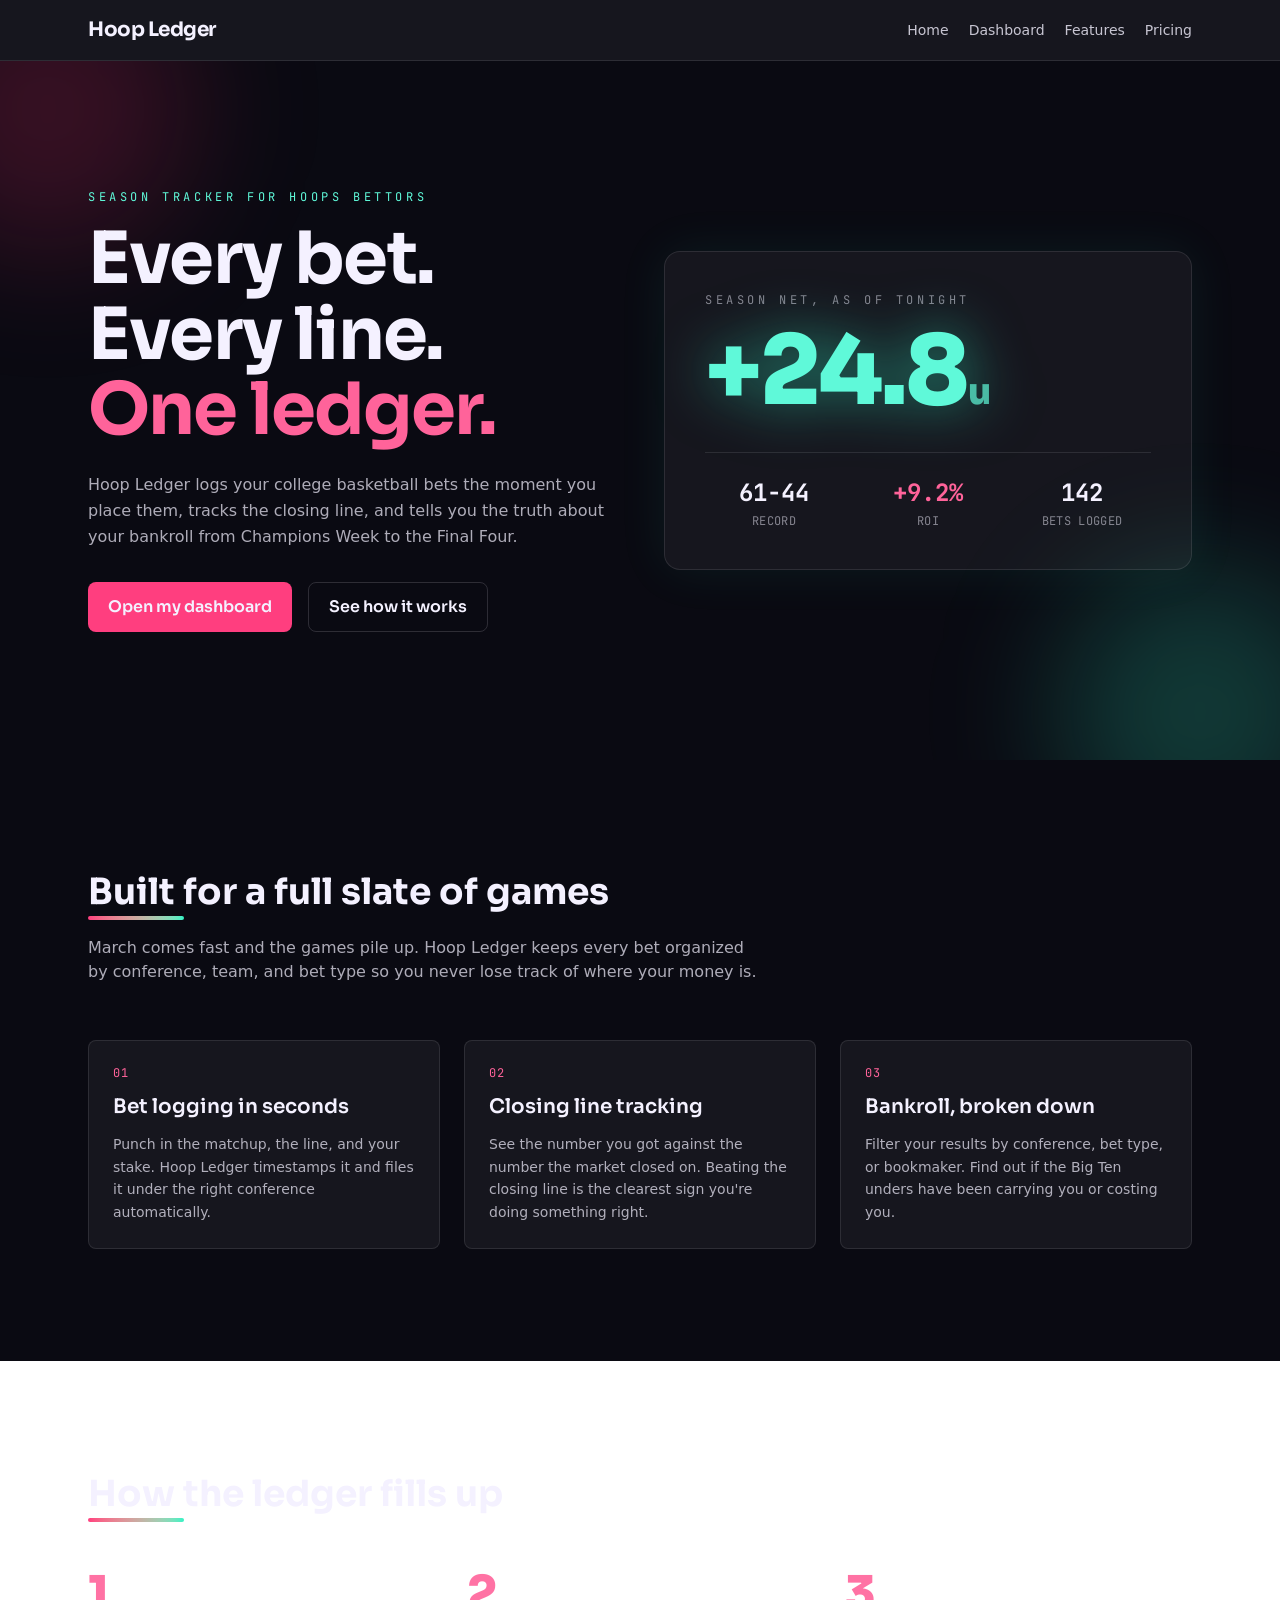
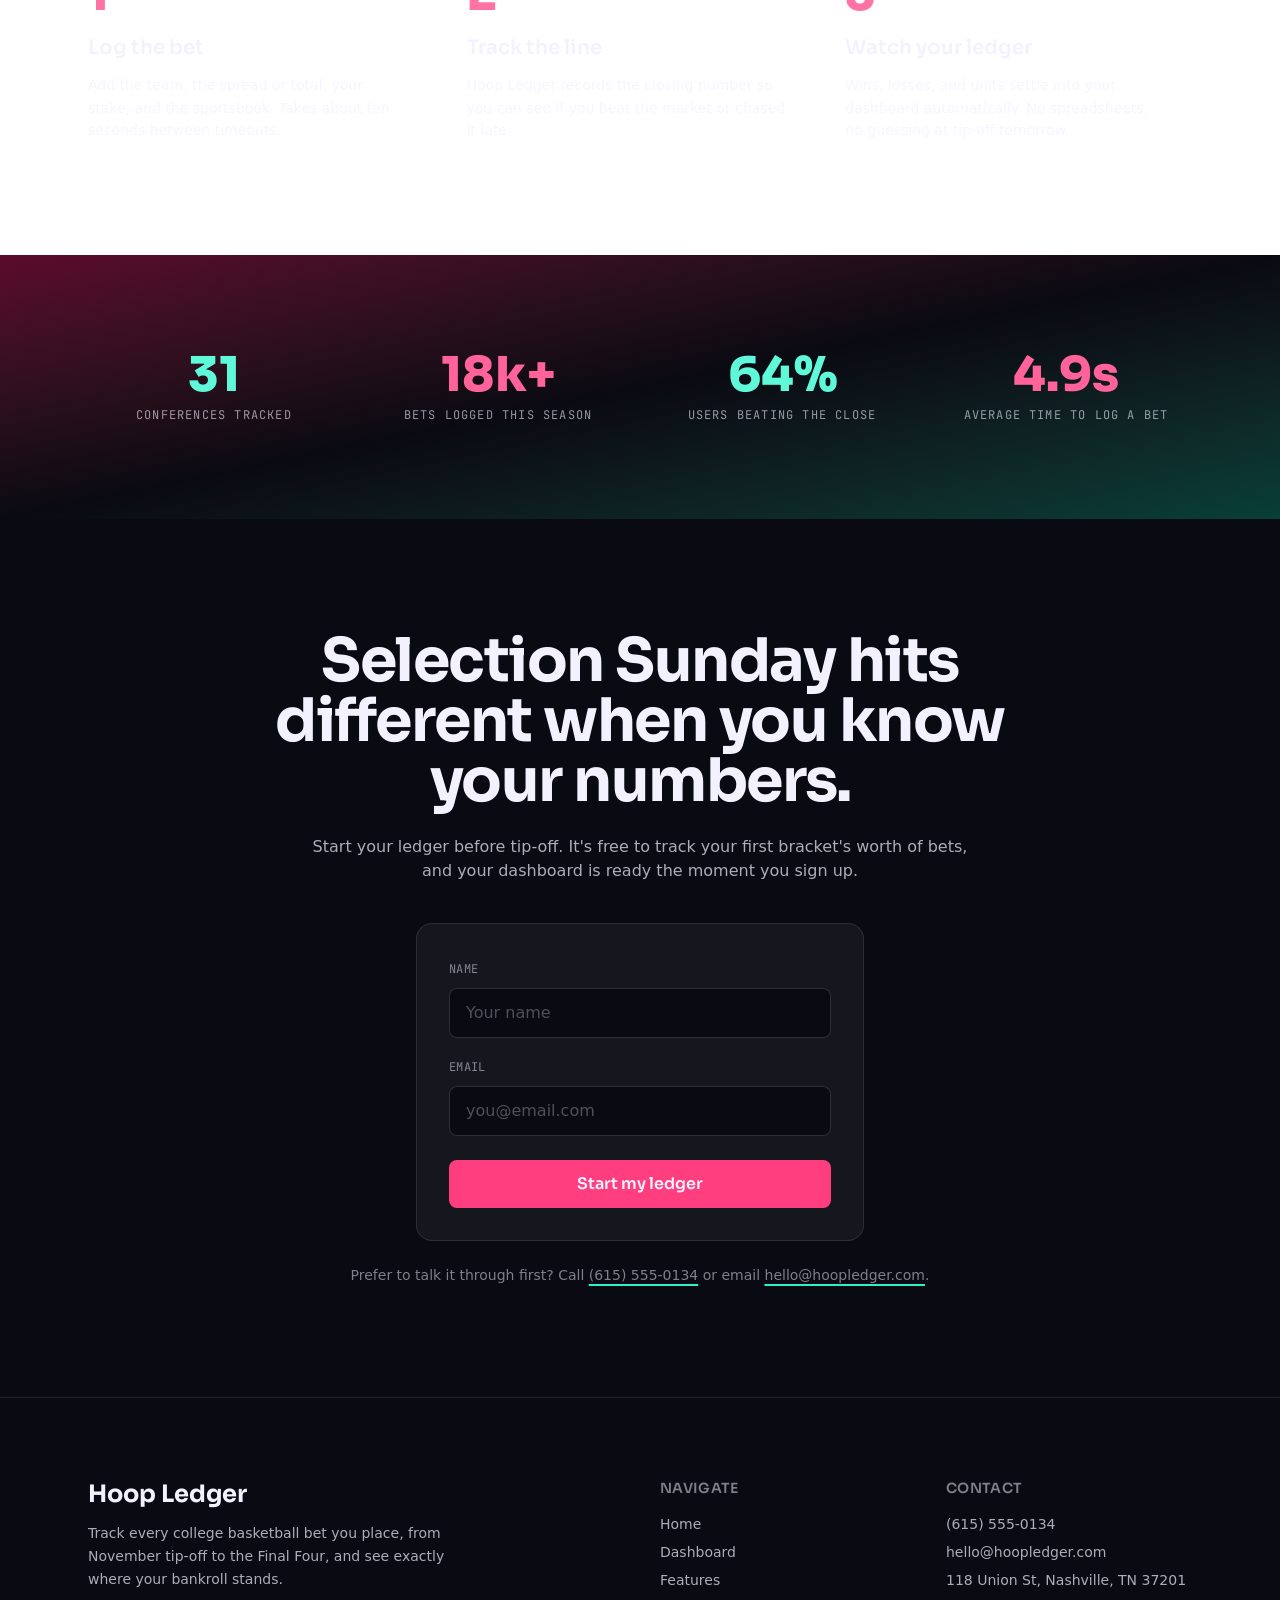
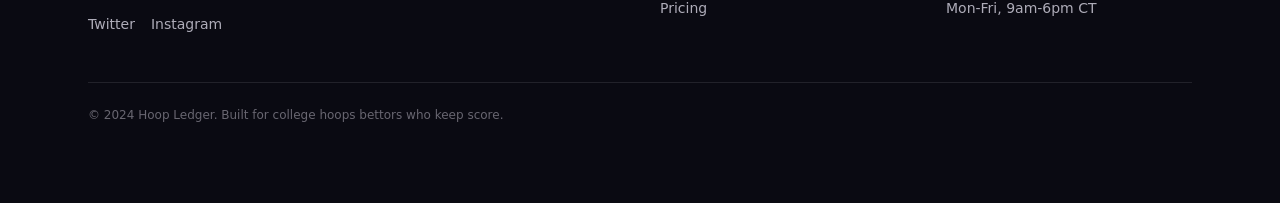
<file: index.html>
<!DOCTYPE html>
<html lang="en">
<head>
<meta charset="utf-8">
<meta name="viewport" content="width=device-width, initial-scale=1">
<title>Hoop Ledger — Track Your College Basketball Bets</title>
<meta name="description" content="Hoop Ledger is the scoreboard for your college basketball bankroll. Log every bet, track the lines you beat, and watch your units add up all season long.">
<link rel="canonical" href="https://hoop-ledger-0cc0.sites.tibly.ai/">
<meta property="og:type" content="website">
<meta property="og:url" content="https://hoop-ledger-0cc0.sites.tibly.ai/">
<meta property="og:site_name" content="Hoop Ledger">
<meta property="og:title" content="Hoop Ledger — Track Your College Basketball Bets">
<meta property="og:description" content="Hoop Ledger is the scoreboard for your college basketball bankroll. Log every bet, track the lines you beat, and watch your units add up all season long.">
<meta name="twitter:card" content="summary_large_image">
<link rel="icon" href="/favicon.svg" type="image/svg+xml">
<link rel="preconnect" href="https://fonts.googleapis.com">
<link rel="preconnect" href="https://fonts.gstatic.com" crossorigin>
<link href="https://fonts.googleapis.com/css2?family=Sora:wght@400;600;700;800&family=JetBrains+Mono:wght@400;500;600&display=swap" rel="stylesheet">
<link rel="stylesheet" href="/styles.css?v=fb4b5cd2">
</head>
<body>
<!-- block:header -->
<header class="sticky top-0 z-50 border-b border-ink/10 bg-surface/95 backdrop-blur">
  <div class="mx-auto flex max-w-6xl flex-wrap items-center justify-between gap-4 px-4 py-4 sm:px-6">
    <a href="/" class="font-display text-xl font-bold tracking-tight text-ink transition hover:text-accent-300">
      <span data-tibly-field="business-name">Hoop Ledger</span>
    </a>
    <nav class="flex flex-wrap items-center gap-x-5 gap-y-2 text-sm font-medium">
      <a href="/" class="text-ink/80 decoration-accent-400 decoration-2 underline-offset-4 transition hover:text-ink hover:underline">Home</a>
      <a href="/dashboard" class="text-ink/80 decoration-accent-400 decoration-2 underline-offset-4 transition hover:text-ink hover:underline">Dashboard</a>
      <a href="/features" class="text-ink/80 decoration-accent-400 decoration-2 underline-offset-4 transition hover:text-ink hover:underline">Features</a>
      <a href="/pricing" class="text-ink/80 decoration-accent-400 decoration-2 underline-offset-4 transition hover:text-ink hover:underline">Pricing</a>
    </nav>
  </div>
</header>
<!-- /block:header -->
<!-- block:split-hero -->
<section class="relative overflow-hidden bg-surface" data-block="split-hero">
  <div class="absolute -top-24 -left-24 h-72 w-72 rounded-full bg-brand-600/20 blur-3xl"></div>
  <div class="absolute -bottom-24 -right-16 h-72 w-72 rounded-full bg-accent-400/20 blur-3xl"></div>
  <div class="relative mx-auto grid max-w-6xl grid-cols-1 items-center gap-12 px-4 py-20 sm:px-6 md:grid-cols-2 md:py-32">
    <div>
      <p class="font-body text-xs uppercase tracking-[0.3em] text-accent-300">Season tracker for hoops bettors</p>
      <h1 class="mt-4 font-display text-4xl font-bold leading-[1.05] tracking-tight text-ink md:text-7xl">
        Every bet.<br class="hidden md:block"> Every line.<br class="hidden md:block">
        <span class="text-brand-400">One ledger.</span>
      </h1>
      <p class="mt-6 max-w-prose text-base leading-relaxed text-ink/70">
        <span data-tibly-field="business-name">Hoop Ledger</span> logs your college basketball bets the moment you place them, tracks the closing line, and tells you the truth about your bankroll from Champions Week to the Final Four.
      </p>
      <div class="mt-8 flex flex-wrap gap-4">
        <a href="/dashboard" class="btn">Open my dashboard</a>
        <a href="/features" class="btn-secondary">See how it works</a>
      </div>
    </div>
    <div class="relative">
      <div class="rounded-lg border border-ink/10 bg-ink/5 p-6 shadow-[0_0_50px_rgba(46,242,197,0.08)] sm:p-10">
        <p class="font-body text-xs uppercase tracking-[0.3em] text-ink/50">Season net, as of tonight</p>
        <p class="mt-4 font-display text-6xl font-black leading-none tracking-tight text-accent-300 drop-shadow-[0_0_28px_rgba(46,242,197,0.55)] sm:text-8xl">
          +24.8<span class="text-3xl text-accent-300/70 sm:text-4xl">u</span>
        </p>
        <div class="mt-8 grid grid-cols-3 gap-4 border-t border-ink/10 pt-6 text-center font-body">
          <div>
            <p class="text-2xl font-bold text-ink">61-44</p>
            <p class="mt-1 text-xs uppercase tracking-wide text-ink/50">Record</p>
          </div>
          <div>
            <p class="text-2xl font-bold text-brand-400">+9.2%</p>
            <p class="mt-1 text-xs uppercase tracking-wide text-ink/50">ROI</p>
          </div>
          <div>
            <p class="text-2xl font-bold text-ink">142</p>
            <p class="mt-1 text-xs uppercase tracking-wide text-ink/50">Bets logged</p>
          </div>
        </div>
      </div>
    </div>
  </div>
</section>
<!-- /block:split-hero -->
<!-- block:feature-grid -->
<section class="bg-surface py-20 md:py-28" data-block="feature-grid">
  <div class="mx-auto max-w-6xl px-4 sm:px-6">
    <div class="max-w-2xl">
      <h2 class="relative inline-block font-display text-3xl font-bold text-ink md:text-4xl">
        Built for a full slate of games
        <span class="absolute -bottom-2 left-0 h-1 w-24 rounded-full bg-gradient-to-r from-brand-500 to-accent-400"></span>
      </h2>
      <p class="mt-6 text-ink/70">
        March comes fast and the games pile up. Hoop Ledger keeps every bet organized by conference, team, and bet type so you never lose track of where your money is.
      </p>
    </div>
    <div class="mt-14 grid grid-cols-1 gap-6 md:grid-cols-3">
      <div class="card transition duration-200 hover:border-accent-400/40 hover:bg-ink/10">
        <p class="font-body text-xs uppercase tracking-widest text-brand-400">01</p>
        <h3 class="mt-3 font-display text-xl font-semibold text-ink">Bet logging in seconds</h3>
        <p class="mt-3 text-sm leading-relaxed text-ink/70">Punch in the matchup, the line, and your stake. Hoop Ledger timestamps it and files it under the right conference automatically.</p>
      </div>
      <div class="card transition duration-200 hover:border-accent-400/40 hover:bg-ink/10">
        <p class="font-body text-xs uppercase tracking-widest text-brand-400">02</p>
        <h3 class="mt-3 font-display text-xl font-semibold text-ink">Closing line tracking</h3>
        <p class="mt-3 text-sm leading-relaxed text-ink/70">See the number you got against the number the market closed on. Beating the closing line is the clearest sign you're doing something right.</p>
      </div>
      <div class="card transition duration-200 hover:border-accent-400/40 hover:bg-ink/10">
        <p class="font-body text-xs uppercase tracking-widest text-brand-400">03</p>
        <h3 class="mt-3 font-display text-xl font-semibold text-ink">Bankroll, broken down</h3>
        <p class="mt-3 text-sm leading-relaxed text-ink/70">Filter your results by conference, bet type, or bookmaker. Find out if the Big Ten unders have been carrying you or costing you.</p>
      </div>
    </div>
  </div>
</section>
<!-- /block:feature-grid -->
<!-- block:how-it-works -->
<section class="border-y border-ink/10 bg-ink/5 py-20 md:py-28" data-block="how-it-works">
  <div class="mx-auto max-w-6xl px-4 sm:px-6">
    <h2 class="relative inline-block font-display text-3xl font-bold text-ink md:text-4xl">
      How the ledger fills up
      <span class="absolute -bottom-2 left-0 h-1 w-24 rounded-full bg-gradient-to-r from-brand-500 to-accent-400"></span>
    </h2>
    <div class="mt-14 grid grid-cols-1 gap-10 md:grid-cols-3 md:gap-8">
      <div class="relative pl-6 md:pl-0">
        <p class="font-display text-5xl font-black text-brand-400/90">1</p>
        <h3 class="mt-4 font-display text-xl font-semibold text-ink">Log the bet</h3>
        <p class="mt-3 max-w-xs text-sm leading-relaxed text-ink/80">Add the team, the spread or total, your stake, and the sportsbook. Takes about ten seconds between timeouts.</p>
      </div>
      <div class="relative pl-6 md:pl-0">
        <p class="font-display text-5xl font-black text-brand-400/90">2</p>
        <h3 class="mt-4 font-display text-xl font-semibold text-ink">Track the line</h3>
        <p class="mt-3 max-w-xs text-sm leading-relaxed text-ink/80">Hoop Ledger records the closing number so you can see if you beat the market or chased it late.</p>
      </div>
      <div class="relative pl-6 md:pl-0">
        <p class="font-display text-5xl font-black text-brand-400/90">3</p>
        <h3 class="mt-4 font-display text-xl font-semibold text-ink">Watch your ledger</h3>
        <p class="mt-3 max-w-xs text-sm leading-relaxed text-ink/80">Wins, losses, and units settle into your dashboard automatically. No spreadsheets, no guessing at tip-off tomorrow.</p>
      </div>
    </div>
  </div>
</section>
<!-- /block:how-it-works -->
<!-- block:metric-band -->
<section class="bg-gradient-to-br from-brand-900 via-surface to-accent-900 py-20 md:py-24" data-block="metric-band">
  <div class="mx-auto max-w-6xl px-4 sm:px-6">
    <div class="grid grid-cols-2 gap-8 text-center md:grid-cols-4">
      <div>
        <p class="font-display text-4xl font-black text-accent-300 md:text-5xl">31</p>
        <p class="mt-2 font-body text-xs uppercase tracking-widest text-ink/60">Conferences tracked</p>
      </div>
      <div>
        <p class="font-display text-4xl font-black text-brand-400 md:text-5xl">18k+</p>
        <p class="mt-2 font-body text-xs uppercase tracking-widest text-ink/60">Bets logged this season</p>
      </div>
      <div>
        <p class="font-display text-4xl font-black text-accent-300 md:text-5xl">64%</p>
        <p class="mt-2 font-body text-xs uppercase tracking-widest text-ink/60">Users beating the close</p>
      </div>
      <div>
        <p class="font-display text-4xl font-black text-brand-400 md:text-5xl">4.9s</p>
        <p class="mt-2 font-body text-xs uppercase tracking-widest text-ink/60">Average time to log a bet</p>
      </div>
    </div>
  </div>
</section>
<!-- /block:metric-band -->
<!-- block:cta-banner -->
<section class="bg-surface py-20 md:py-28" data-block="cta-banner">
  <div class="mx-auto max-w-4xl px-4 text-center sm:px-6">
    <h2 class="font-display text-4xl font-bold tracking-tight text-ink md:text-6xl">
      Selection Sunday hits different when you know your numbers.
    </h2>
    <p class="mx-auto mt-6 max-w-prose text-ink/70">
      Start your ledger before tip-off. It's free to track your first bracket's worth of bets, and your dashboard is ready the moment you sign up.
    </p>
    <div class="mx-auto mt-10 max-w-md rounded-lg border border-ink/10 bg-ink/5 p-6 text-left sm:p-8">
      <form method="POST" action="https://api.tibly.ai/api/public/site-forms" class="flex flex-col gap-4">
        <input type="hidden" name="_page" value="/index">
        <input type="text" name="_gotcha" class="hidden" tabindex="-1" autocomplete="off" aria-hidden="true">
        <div>
          <label for="cta-name" class="font-body text-xs uppercase tracking-wide text-ink/50">Name</label>
          <input id="cta-name" name="name" type="text" required class="mt-2 w-full rounded-md border border-ink/15 bg-surface px-4 py-3 text-ink placeholder:text-ink/30 focus:border-accent-400 focus:outline-none" placeholder="Your name">
        </div>
        <div>
          <label for="cta-email" class="font-body text-xs uppercase tracking-wide text-ink/50">Email</label>
          <input id="cta-email" name="email" type="email" required class="mt-2 w-full rounded-md border border-ink/15 bg-surface px-4 py-3 text-ink placeholder:text-ink/30 focus:border-accent-400 focus:outline-none" placeholder="you@email.com">
        </div>
        <button type="submit" class="btn mt-2 w-full">Start my ledger</button>
      </form>
    </div>
    <p class="mt-6 text-sm text-ink/50">
      Prefer to talk it through first? Call <a href="tel:+16155550134" data-tibly-field="phone" class="underline decoration-accent-400 decoration-2 underline-offset-4 transition hover:text-accent-300">(615) 555-0134</a> or email <a href="mailto:hello@hoopledger.com" data-tibly-field="email" class="underline decoration-accent-400 decoration-2 underline-offset-4 transition hover:text-accent-300">hello@hoopledger.com</a>.
    </p>
  </div>
</section>
<!-- /block:cta-banner -->
<!-- block:footer -->
<footer class="border-t border-ink/10 bg-surface">
  <div class="mx-auto max-w-6xl px-4 py-14 sm:px-6 lg:py-20">
    <div class="grid grid-cols-1 gap-10 md:grid-cols-4">
      <div class="md:col-span-2">
        <p class="font-display text-2xl font-bold text-ink">
          <span data-tibly-field="business-name">Hoop Ledger</span>
        </p>
        <p class="mt-3 max-w-sm text-sm leading-relaxed text-ink/70">
          Track every college basketball bet you place, from November tip-off to the Final Four, and see exactly where your bankroll stands.
        </p>
        <div data-tibly-field="links" class="mt-6 flex flex-wrap gap-4">
          <a href="https://twitter.com" class="text-sm text-ink/70 transition hover:text-accent-300">Twitter</a>
          <a href="https://instagram.com" class="text-sm text-ink/70 transition hover:text-accent-300">Instagram</a>
        </div>
      </div>
      <div>
        <p class="font-display text-sm font-semibold uppercase tracking-wide text-ink/50">Navigate</p>
        <nav class="mt-4 flex flex-col gap-2 text-sm">
          <a href="/" class="text-ink/70 transition hover:text-accent-300">Home</a>
          <a href="/dashboard" class="text-ink/70 transition hover:text-accent-300">Dashboard</a>
          <a href="/features" class="text-ink/70 transition hover:text-accent-300">Features</a>
          <a href="/pricing" class="text-ink/70 transition hover:text-accent-300">Pricing</a>
        </nav>
      </div>
      <div>
        <p class="font-display text-sm font-semibold uppercase tracking-wide text-ink/50">Contact</p>
        <ul class="mt-4 space-y-2 text-sm text-ink/70">
          <li>
            <a href="tel:+16155550134" data-tibly-field="phone" class="transition hover:text-accent-300">(615) 555-0134</a>
          </li>
          <li>
            <a href="mailto:hello@hoopledger.com" data-tibly-field="email" class="transition hover:text-accent-300">hello@hoopledger.com</a>
          </li>
          <li><span data-tibly-field="address">118 Union St, Nashville, TN 37201</span></li>
          <li><span data-tibly-field="hours">Mon-Fri, 9am-6pm CT</span></li>
        </ul>
      </div>
    </div>
    <div class="mt-12 border-t border-ink/10 pt-6 text-xs text-ink/40">
      <p>&copy; 2024 <span data-tibly-field="business-name">Hoop Ledger</span>. Built for college hoops bettors who keep score.</p>
    </div>
  </div>
</footer>
<!-- /block:footer -->
  <script async src="https://api.tibly.ai/widget/v1.js"></script>
</body>
</html>
</file>
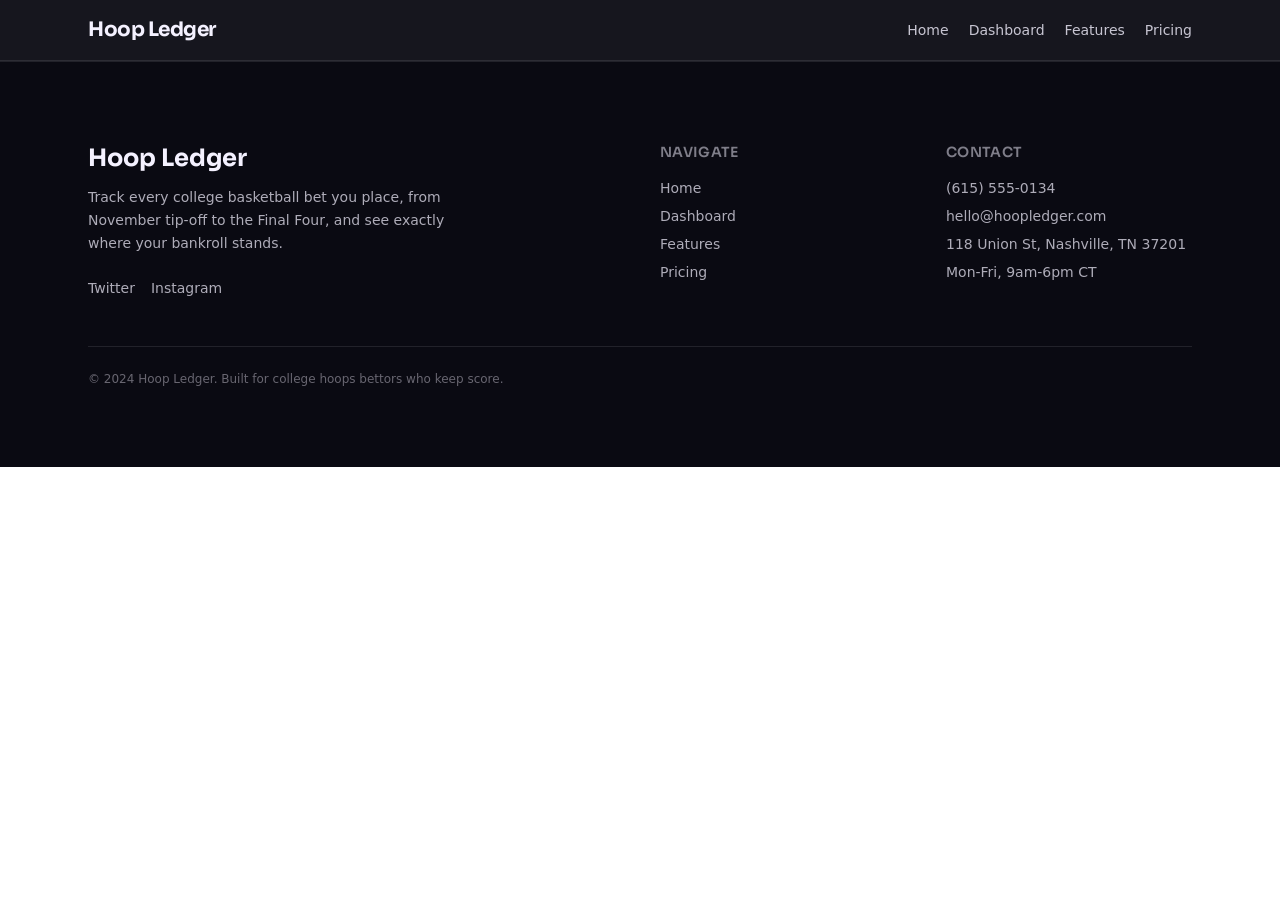
<file: dashboard.html>
<!DOCTYPE html>
<html lang="en">
<head>
<meta charset="utf-8">
<meta name="viewport" content="width=device-width, initial-scale=1">
<title>Dashboard — Hoop Ledger</title>
<meta name="description" content="A signed-in view where the visitor logs new college basketball bets, sees running win/loss record, units, and ROI, and reviews past wagers by team or bet t">
<link rel="canonical" href="https://hoop-ledger-0cc0.sites.tibly.ai/dashboard">
<meta property="og:type" content="website">
<meta property="og:url" content="https://hoop-ledger-0cc0.sites.tibly.ai/dashboard">
<meta property="og:site_name" content="Hoop Ledger">
<meta property="og:title" content="Dashboard — Hoop Ledger">
<meta property="og:description" content="A signed-in view where the visitor logs new college basketball bets, sees running win/loss record, units, and ROI, and reviews past wagers by team or bet t">
<meta name="twitter:card" content="summary_large_image">
<link rel="icon" href="/favicon.svg" type="image/svg+xml">
<link rel="preconnect" href="https://fonts.googleapis.com">
<link rel="preconnect" href="https://fonts.gstatic.com" crossorigin>
<link href="https://fonts.googleapis.com/css2?family=Sora:wght@400;600;700;800&family=JetBrains+Mono:wght@400;500;600&display=swap" rel="stylesheet">
<link rel="stylesheet" href="/styles.css?v=ee32c991">
</head>
<body>
<!-- block:header -->
<header class="sticky top-0 z-50 border-b border-ink/10 bg-surface/95 backdrop-blur">
  <div class="mx-auto flex max-w-6xl flex-wrap items-center justify-between gap-4 px-4 py-4 sm:px-6">
    <a href="/" class="font-display text-xl font-bold tracking-tight text-ink transition hover:text-accent-300">
      <span data-tibly-field="business-name">Hoop Ledger</span>
    </a>
    <nav class="flex flex-wrap items-center gap-x-5 gap-y-2 text-sm font-medium">
      <a href="/" class="text-ink/80 decoration-accent-400 decoration-2 underline-offset-4 transition hover:text-ink hover:underline">Home</a>
      <a href="/dashboard" class="text-ink/80 decoration-accent-400 decoration-2 underline-offset-4 transition hover:text-ink hover:underline">Dashboard</a>
      <a href="/features" class="text-ink/80 decoration-accent-400 decoration-2 underline-offset-4 transition hover:text-ink hover:underline">Features</a>
      <a href="/pricing" class="text-ink/80 decoration-accent-400 decoration-2 underline-offset-4 transition hover:text-ink hover:underline">Pricing</a>
    </nav>
  </div>
</header>
<!-- /block:header -->
<!-- block:app -->
<script type="importmap">
{"imports":{
"react":"https://esm.sh/react@18.3.1",
"react/jsx-runtime":"https://esm.sh/react@18.3.1/jsx-runtime",
"react-dom/client":"https://esm.sh/react-dom@18.3.1/client",
"@neondatabase/auth":"https://esm.sh/@neondatabase/auth",
"@neondatabase/postgrest-js":"https://esm.sh/@neondatabase/postgrest-js"
}}
</script>
<section class="section app-section" data-block="app">
  <div id="tibly-app-root"></div>
</section>
<script type="module" src="/assets/dashboard.js"></script>
<!-- /block:app -->
<!-- block:footer -->
<footer class="border-t border-ink/10 bg-surface">
  <div class="mx-auto max-w-6xl px-4 py-14 sm:px-6 lg:py-20">
    <div class="grid grid-cols-1 gap-10 md:grid-cols-4">
      <div class="md:col-span-2">
        <p class="font-display text-2xl font-bold text-ink">
          <span data-tibly-field="business-name">Hoop Ledger</span>
        </p>
        <p class="mt-3 max-w-sm text-sm leading-relaxed text-ink/70">
          Track every college basketball bet you place, from November tip-off to the Final Four, and see exactly where your bankroll stands.
        </p>
        <div data-tibly-field="links" class="mt-6 flex flex-wrap gap-4">
          <a href="https://twitter.com" class="text-sm text-ink/70 transition hover:text-accent-300">Twitter</a>
          <a href="https://instagram.com" class="text-sm text-ink/70 transition hover:text-accent-300">Instagram</a>
        </div>
      </div>
      <div>
        <p class="font-display text-sm font-semibold uppercase tracking-wide text-ink/50">Navigate</p>
        <nav class="mt-4 flex flex-col gap-2 text-sm">
          <a href="/" class="text-ink/70 transition hover:text-accent-300">Home</a>
          <a href="/dashboard" class="text-ink/70 transition hover:text-accent-300">Dashboard</a>
          <a href="/features" class="text-ink/70 transition hover:text-accent-300">Features</a>
          <a href="/pricing" class="text-ink/70 transition hover:text-accent-300">Pricing</a>
        </nav>
      </div>
      <div>
        <p class="font-display text-sm font-semibold uppercase tracking-wide text-ink/50">Contact</p>
        <ul class="mt-4 space-y-2 text-sm text-ink/70">
          <li>
            <a href="tel:+16155550134" data-tibly-field="phone" class="transition hover:text-accent-300">(615) 555-0134</a>
          </li>
          <li>
            <a href="mailto:hello@hoopledger.com" data-tibly-field="email" class="transition hover:text-accent-300">hello@hoopledger.com</a>
          </li>
          <li><span data-tibly-field="address">118 Union St, Nashville, TN 37201</span></li>
          <li><span data-tibly-field="hours">Mon-Fri, 9am-6pm CT</span></li>
        </ul>
      </div>
    </div>
    <div class="mt-12 border-t border-ink/10 pt-6 text-xs text-ink/40">
      <p>&copy; 2024 <span data-tibly-field="business-name">Hoop Ledger</span>. Built for college hoops bettors who keep score.</p>
    </div>
  </div>
</footer>
<!-- /block:footer -->
  <script async src="https://api.tibly.ai/widget/v1.js"></script>
</body>
</html>
</file>
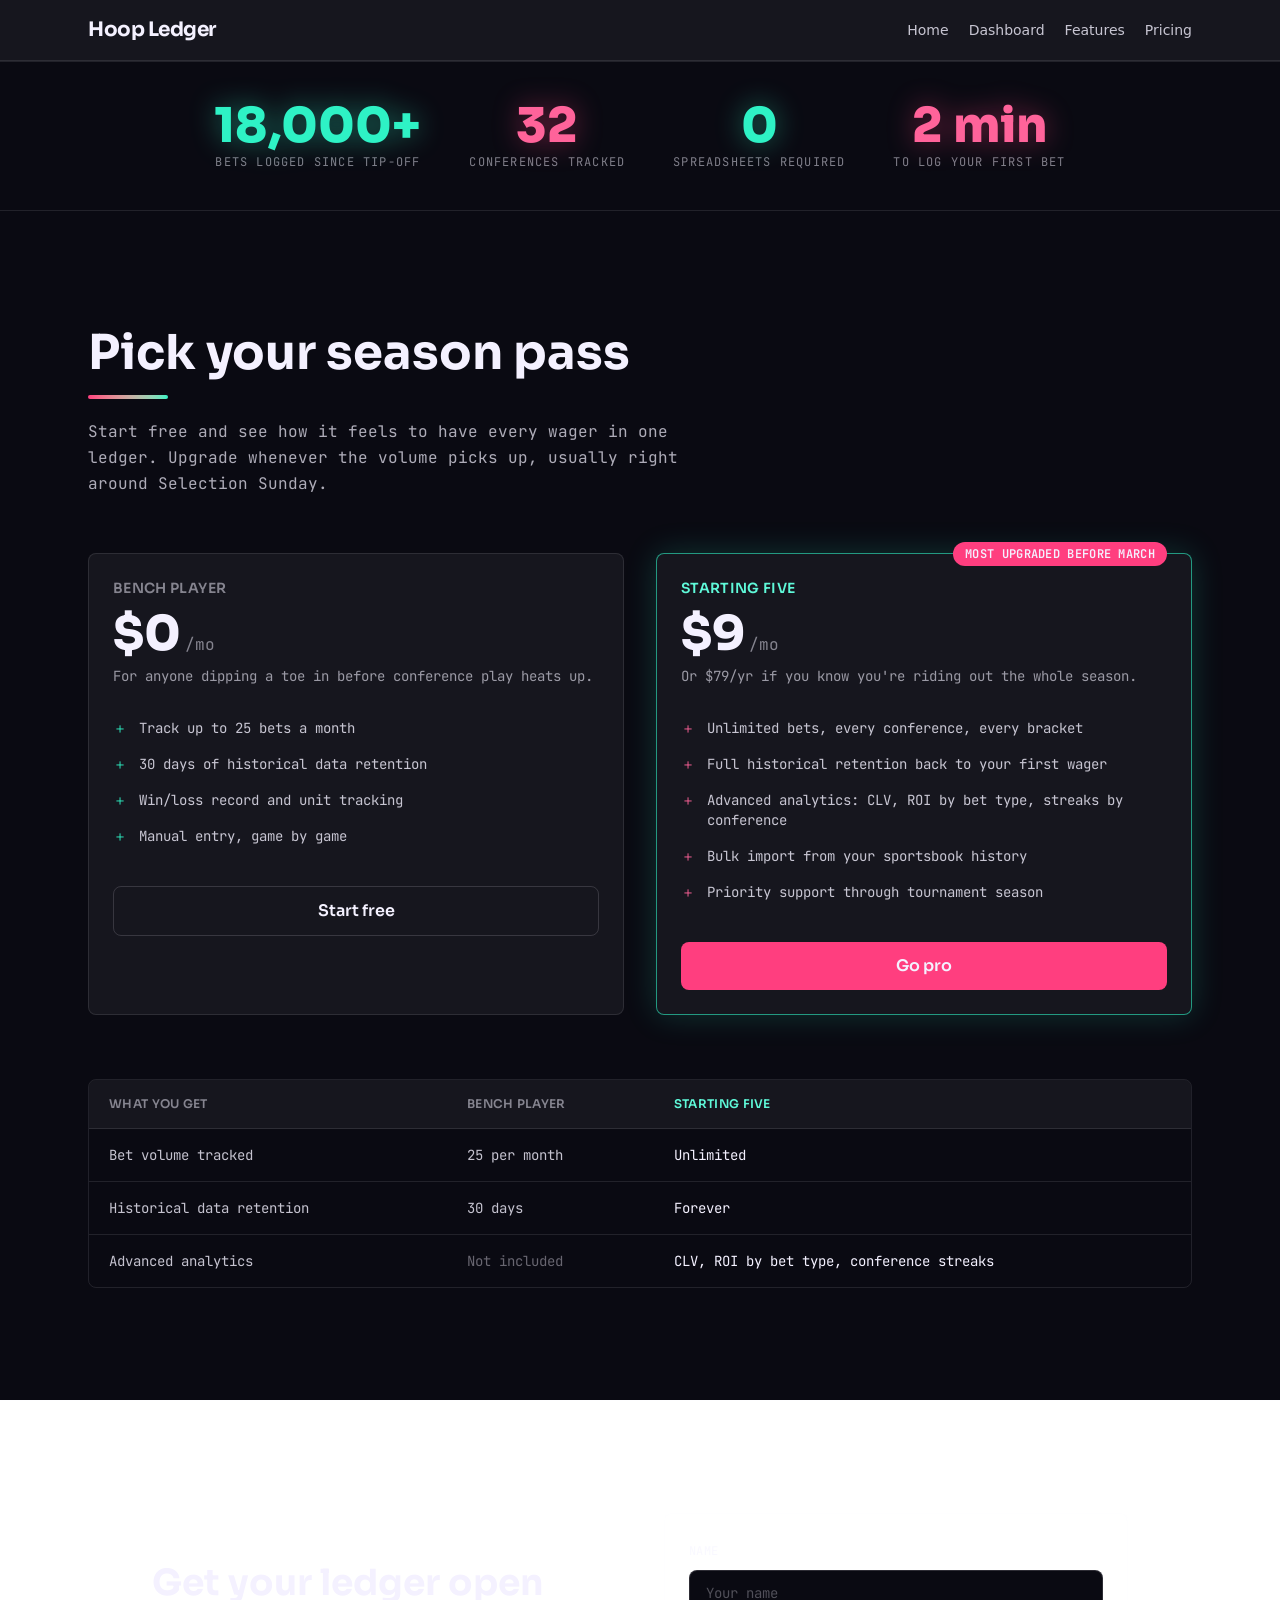
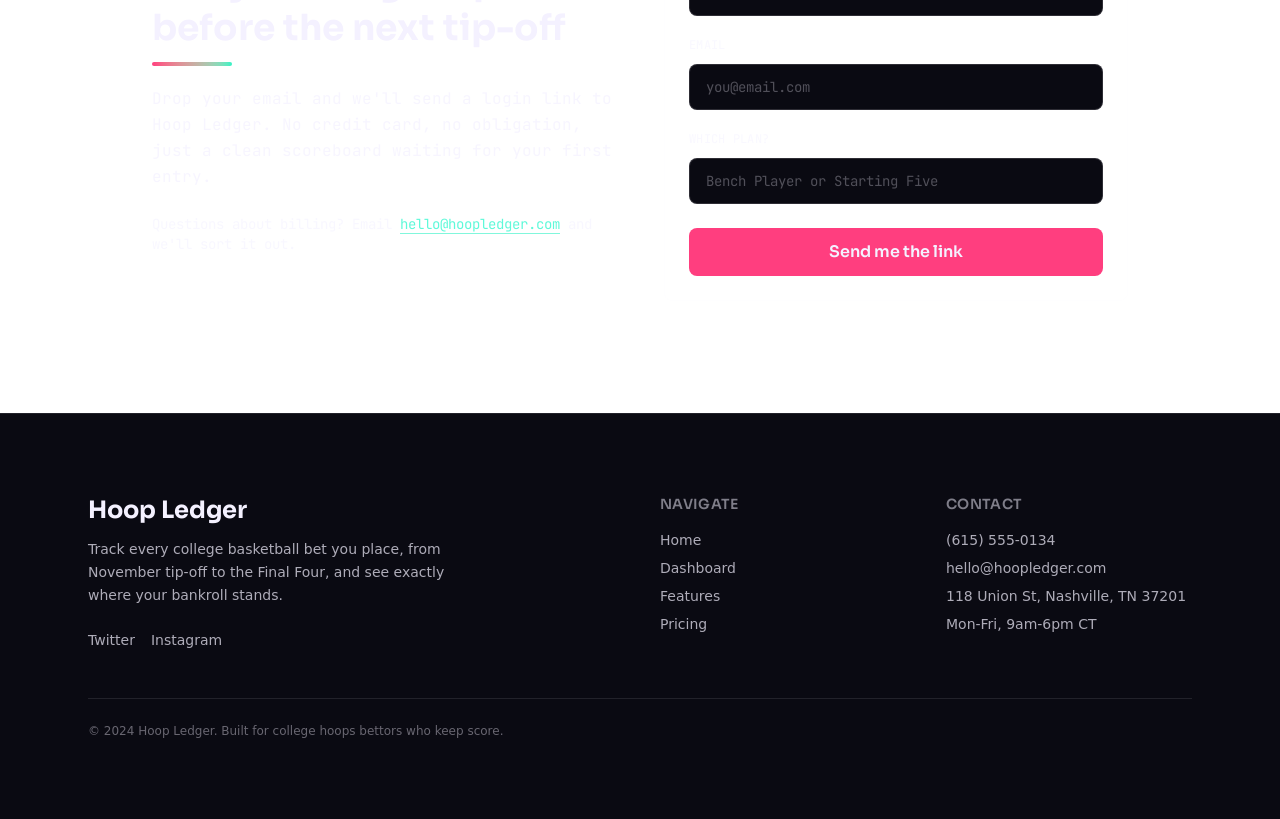
<file: pricing.html>
<!DOCTYPE html>
<html lang="en">
<head>
<meta charset="utf-8">
<meta name="viewport" content="width=device-width, initial-scale=1">
<title>Pricing | Hoop Ledger</title>
<meta name="description" content="Compare Hoop Ledger's free and pro plans for tracking college basketball bets: bet volume, historical data retention, and advanced analytics, all with a clear path to sign up.">
<link rel="canonical" href="https://hoop-ledger-0cc0.sites.tibly.ai/pricing">
<meta property="og:type" content="website">
<meta property="og:url" content="https://hoop-ledger-0cc0.sites.tibly.ai/pricing">
<meta property="og:site_name" content="Hoop Ledger">
<meta property="og:title" content="Pricing | Hoop Ledger">
<meta property="og:description" content="Compare Hoop Ledger's free and pro plans for tracking college basketball bets: bet volume, historical data retention, and advanced analytics, all with a clear path to sign up.">
<meta name="twitter:card" content="summary_large_image">
<link rel="icon" href="/favicon.svg" type="image/svg+xml">
<link rel="preconnect" href="https://fonts.googleapis.com">
<link rel="preconnect" href="https://fonts.gstatic.com" crossorigin>
<link href="https://fonts.googleapis.com/css2?family=Sora:wght@400;600;700;800&family=JetBrains+Mono:wght@400;500;600&display=swap" rel="stylesheet">
<link rel="stylesheet" href="/styles.css?v=fb4b5cd2">
</head>
<body>
<!-- block:header -->
<header class="sticky top-0 z-50 border-b border-ink/10 bg-surface/95 backdrop-blur">
  <div class="mx-auto flex max-w-6xl flex-wrap items-center justify-between gap-4 px-4 py-4 sm:px-6">
    <a href="/" class="font-display text-xl font-bold tracking-tight text-ink transition hover:text-accent-300">
      <span data-tibly-field="business-name">Hoop Ledger</span>
    </a>
    <nav class="flex flex-wrap items-center gap-x-5 gap-y-2 text-sm font-medium">
      <a href="/" class="text-ink/80 decoration-accent-400 decoration-2 underline-offset-4 transition hover:text-ink hover:underline">Home</a>
      <a href="/dashboard" class="text-ink/80 decoration-accent-400 decoration-2 underline-offset-4 transition hover:text-ink hover:underline">Dashboard</a>
      <a href="/features" class="text-ink/80 decoration-accent-400 decoration-2 underline-offset-4 transition hover:text-ink hover:underline">Features</a>
      <a href="/pricing" class="text-ink/80 decoration-accent-400 decoration-2 underline-offset-4 transition hover:text-ink hover:underline">Pricing</a>
    </nav>
  </div>
</header>
<!-- /block:header -->
<!-- block:trust-bar -->
<section class="border-y border-ink/10 bg-surface py-10" data-block="trust-bar">
  <div class="mx-auto flex max-w-6xl flex-wrap items-center justify-center gap-x-12 gap-y-6 px-4 text-center sm:px-6">
    <div>
      <p class="font-display text-4xl font-black text-accent-400 drop-shadow-[0_0_14px_rgba(46,242,197,0.45)] md:text-5xl">18,000+</p>
      <p class="mt-1 font-body text-xs uppercase tracking-widest text-ink/50">bets logged since tip-off</p>
    </div>
    <div>
      <p class="font-display text-4xl font-black text-brand-400 drop-shadow-[0_0_14px_rgba(255,62,127,0.45)] md:text-5xl">32</p>
      <p class="mt-1 font-body text-xs uppercase tracking-widest text-ink/50">conferences tracked</p>
    </div>
    <div>
      <p class="font-display text-4xl font-black text-accent-400 drop-shadow-[0_0_14px_rgba(46,242,197,0.45)] md:text-5xl">0</p>
      <p class="mt-1 font-body text-xs uppercase tracking-widest text-ink/50">spreadsheets required</p>
    </div>
    <div>
      <p class="font-display text-4xl font-black text-brand-400 drop-shadow-[0_0_14px_rgba(255,62,127,0.45)] md:text-5xl">2 min</p>
      <p class="mt-1 font-body text-xs uppercase tracking-widest text-ink/50">to log your first bet</p>
    </div>
  </div>
</section>
<!-- /block:trust-bar -->
<!-- block:feature-grid -->
<section class="bg-surface py-20 md:py-28" data-block="feature-grid">
  <div class="mx-auto max-w-6xl px-4 sm:px-6">
    <div class="max-w-2xl">
      <h2 class="font-display text-4xl font-bold leading-tight text-ink md:text-5xl">Pick your season pass</h2>
      <span class="mt-3 block h-1 w-20 rounded-full bg-gradient-to-r from-brand-500 to-accent-400"></span>
      <p class="mt-5 max-w-prose font-body text-base leading-relaxed text-ink/70">
        Start free and see how it feels to have every wager in one ledger. Upgrade whenever the volume picks up, usually right around Selection Sunday.
      </p>
    </div>

    <div class="mt-14 grid grid-cols-1 gap-8 md:grid-cols-2">
      <div class="card flex flex-col">
        <p class="font-display text-sm font-semibold uppercase tracking-wide text-ink/50">Bench Player</p>
        <p class="mt-3 font-display text-5xl font-black text-ink">$0<span class="ml-1 font-body text-base font-normal text-ink/50">/mo</span></p>
        <p class="mt-2 font-body text-sm text-ink/60">For anyone dipping a toe in before conference play heats up.</p>
        <ul class="mt-8 space-y-4 font-body text-sm text-ink/80">
          <li class="flex gap-3"><span class="text-accent-400">＋</span> Track up to 25 bets a month</li>
          <li class="flex gap-3"><span class="text-accent-400">＋</span> 30 days of historical data retention</li>
          <li class="flex gap-3"><span class="text-accent-400">＋</span> Win/loss record and unit tracking</li>
          <li class="flex gap-3"><span class="text-accent-400">＋</span> Manual entry, game by game</li>
        </ul>
        <a href="/dashboard" class="btn-secondary mt-10">Start free</a>
      </div>

      <div class="card relative flex flex-col border-accent-400/60 shadow-[0_0_32px_rgba(46,242,197,0.18)]">
        <span class="absolute -top-3 right-6 rounded-full bg-brand-500 px-3 py-1 font-body text-xs font-semibold uppercase tracking-wide text-ink">Most upgraded before March</span>
        <p class="font-display text-sm font-semibold uppercase tracking-wide text-accent-300">Starting Five</p>
        <p class="mt-3 font-display text-5xl font-black text-ink">$9<span class="ml-1 font-body text-base font-normal text-ink/50">/mo</span></p>
        <p class="mt-2 font-body text-sm text-ink/60">Or $79/yr if you know you're riding out the whole season.</p>
        <ul class="mt-8 space-y-4 font-body text-sm text-ink/80">
          <li class="flex gap-3"><span class="text-brand-400">＋</span> Unlimited bets, every conference, every bracket</li>
          <li class="flex gap-3"><span class="text-brand-400">＋</span> Full historical retention back to your first wager</li>
          <li class="flex gap-3"><span class="text-brand-400">＋</span> Advanced analytics: CLV, ROI by bet type, streaks by conference</li>
          <li class="flex gap-3"><span class="text-brand-400">＋</span> Bulk import from your sportsbook history</li>
          <li class="flex gap-3"><span class="text-brand-400">＋</span> Priority support through tournament season</li>
        </ul>
        <a href="/dashboard" class="btn mt-10">Go pro</a>
      </div>
    </div>

    <div class="mt-16 overflow-x-auto rounded-md border border-ink/10">
      <table class="w-full min-w-[480px] border-collapse font-body text-sm">
        <thead>
          <tr class="border-b border-ink/10 bg-ink/5 text-left text-ink/50">
            <th class="px-5 py-4 font-display text-xs font-semibold uppercase tracking-wide">What you get</th>
            <th class="px-5 py-4 font-display text-xs font-semibold uppercase tracking-wide">Bench Player</th>
            <th class="px-5 py-4 font-display text-xs font-semibold uppercase tracking-wide text-accent-300">Starting Five</th>
          </tr>
        </thead>
        <tbody class="text-ink/80">
          <tr class="border-b border-ink/10">
            <td class="px-5 py-4">Bet volume tracked</td>
            <td class="px-5 py-4">25 per month</td>
            <td class="px-5 py-4 text-ink">Unlimited</td>
          </tr>
          <tr class="border-b border-ink/10">
            <td class="px-5 py-4">Historical data retention</td>
            <td class="px-5 py-4">30 days</td>
            <td class="px-5 py-4 text-ink">Forever</td>
          </tr>
          <tr>
            <td class="px-5 py-4">Advanced analytics</td>
            <td class="px-5 py-4 text-ink/40">Not included</td>
            <td class="px-5 py-4 text-ink">CLV, ROI by bet type, conference streaks</td>
          </tr>
        </tbody>
      </table>
    </div>
  </div>
</section>
<!-- /block:feature-grid -->
<!-- block:cta-banner -->
<section class="border-t border-ink/10 bg-ink/[0.03] py-20 md:py-28" data-block="cta-banner">
  <div class="mx-auto max-w-5xl px-4 sm:px-6">
    <div class="grid grid-cols-1 gap-12 md:grid-cols-2 md:items-center">
      <div>
        <h2 class="font-display text-3xl font-bold leading-tight text-ink md:text-4xl">Get your ledger open before the next tip-off</h2>
        <span class="mt-3 block h-1 w-20 rounded-full bg-gradient-to-r from-brand-500 to-accent-400"></span>
        <p class="mt-5 max-w-prose font-body text-base leading-relaxed text-ink/70">
          Drop your email and we'll send a login link to <span data-tibly-field="business-name">Hoop Ledger</span>. No credit card, no obligation, just a clean scoreboard waiting for your first entry.
        </p>
        <p class="mt-6 font-body text-sm text-ink/60">
          Questions about billing? Email <a href="mailto:hello@hoopledger.com" data-tibly-field="email" class="text-accent-300 underline decoration-accent-400/60 underline-offset-4 transition hover:text-accent-200">hello@hoopledger.com</a> and we'll sort it out.
        </p>
      </div>

      <form method="POST" action="https://api.tibly.ai/api/public/site-forms" class="card">
        <input type="hidden" name="_page" value="/pricing">
        <input type="text" name="_gotcha" class="hidden" tabindex="-1" autocomplete="off" aria-hidden="true">
        <div class="flex flex-col gap-4">
          <div>
            <label for="name" class="font-body text-xs uppercase tracking-wide text-ink/50">Name</label>
            <input type="text" id="name" name="name" required class="mt-2 w-full rounded-md border border-ink/15 bg-surface px-4 py-3 font-body text-sm text-ink placeholder:text-ink/30 focus:border-accent-400 focus:outline-none focus:ring-1 focus:ring-accent-400" placeholder="Your name">
          </div>
          <div>
            <label for="email" class="font-body text-xs uppercase tracking-wide text-ink/50">Email</label>
            <input type="email" id="email" name="email" required class="mt-2 w-full rounded-md border border-ink/15 bg-surface px-4 py-3 font-body text-sm text-ink placeholder:text-ink/30 focus:border-accent-400 focus:outline-none focus:ring-1 focus:ring-accent-400" placeholder="you@email.com">
          </div>
          <div>
            <label for="message" class="font-body text-xs uppercase tracking-wide text-ink/50">Which plan?</label>
            <input type="text" id="message" name="message" class="mt-2 w-full rounded-md border border-ink/15 bg-surface px-4 py-3 font-body text-sm text-ink placeholder:text-ink/30 focus:border-accent-400 focus:outline-none focus:ring-1 focus:ring-accent-400" placeholder="Bench Player or Starting Five">
          </div>
          <button type="submit" class="btn mt-2 w-full">Send me the link</button>
        </div>
      </form>
    </div>
  </div>
</section>
<!-- /block:cta-banner -->
<!-- block:footer -->
<footer class="border-t border-ink/10 bg-surface">
  <div class="mx-auto max-w-6xl px-4 py-14 sm:px-6 lg:py-20">
    <div class="grid grid-cols-1 gap-10 md:grid-cols-4">
      <div class="md:col-span-2">
        <p class="font-display text-2xl font-bold text-ink">
          <span data-tibly-field="business-name">Hoop Ledger</span>
        </p>
        <p class="mt-3 max-w-sm text-sm leading-relaxed text-ink/70">
          Track every college basketball bet you place, from November tip-off to the Final Four, and see exactly where your bankroll stands.
        </p>
        <div data-tibly-field="links" class="mt-6 flex flex-wrap gap-4">
          <a href="https://twitter.com" class="text-sm text-ink/70 transition hover:text-accent-300">Twitter</a>
          <a href="https://instagram.com" class="text-sm text-ink/70 transition hover:text-accent-300">Instagram</a>
        </div>
      </div>
      <div>
        <p class="font-display text-sm font-semibold uppercase tracking-wide text-ink/50">Navigate</p>
        <nav class="mt-4 flex flex-col gap-2 text-sm">
          <a href="/" class="text-ink/70 transition hover:text-accent-300">Home</a>
          <a href="/dashboard" class="text-ink/70 transition hover:text-accent-300">Dashboard</a>
          <a href="/features" class="text-ink/70 transition hover:text-accent-300">Features</a>
          <a href="/pricing" class="text-ink/70 transition hover:text-accent-300">Pricing</a>
        </nav>
      </div>
      <div>
        <p class="font-display text-sm font-semibold uppercase tracking-wide text-ink/50">Contact</p>
        <ul class="mt-4 space-y-2 text-sm text-ink/70">
          <li>
            <a href="tel:+16155550134" data-tibly-field="phone" class="transition hover:text-accent-300">(615) 555-0134</a>
          </li>
          <li>
            <a href="mailto:hello@hoopledger.com" data-tibly-field="email" class="transition hover:text-accent-300">hello@hoopledger.com</a>
          </li>
          <li><span data-tibly-field="address">118 Union St, Nashville, TN 37201</span></li>
          <li><span data-tibly-field="hours">Mon-Fri, 9am-6pm CT</span></li>
        </ul>
      </div>
    </div>
    <div class="mt-12 border-t border-ink/10 pt-6 text-xs text-ink/40">
      <p>&copy; 2024 <span data-tibly-field="business-name">Hoop Ledger</span>. Built for college hoops bettors who keep score.</p>
    </div>
  </div>
</footer>
<!-- /block:footer -->
  <script async src="https://api.tibly.ai/widget/v1.js"></script>
</body>
</html>
</file>
<file: styles.css>
/*! tailwindcss v4.3.2 | MIT License | https://tailwindcss.com */
@layer properties{@supports (((-webkit-hyphens:none)) and (not (margin-trim:inline))) or ((-moz-orient:inline) and (not (color:rgb(from red r g b)))){*,:before,:after,::backdrop{--tw-space-y-reverse:0;--tw-border-style:solid;--tw-gradient-position:initial;--tw-gradient-from:#0000;--tw-gradient-via:#0000;--tw-gradient-to:#0000;--tw-gradient-stops:initial;--tw-gradient-via-stops:initial;--tw-gradient-from-position:0%;--tw-gradient-via-position:50%;--tw-gradient-to-position:100%;--tw-leading:initial;--tw-font-weight:initial;--tw-tracking:initial;--tw-shadow:0 0 #0000;--tw-shadow-color:initial;--tw-shadow-alpha:100%;--tw-inset-shadow:0 0 #0000;--tw-inset-shadow-color:initial;--tw-inset-shadow-alpha:100%;--tw-ring-color:initial;--tw-ring-shadow:0 0 #0000;--tw-inset-ring-color:initial;--tw-inset-ring-shadow:0 0 #0000;--tw-ring-inset:initial;--tw-ring-offset-width:0px;--tw-ring-offset-color:#fff;--tw-ring-offset-shadow:0 0 #0000;--tw-blur:initial;--tw-brightness:initial;--tw-contrast:initial;--tw-grayscale:initial;--tw-hue-rotate:initial;--tw-invert:initial;--tw-opacity:initial;--tw-saturate:initial;--tw-sepia:initial;--tw-drop-shadow:initial;--tw-drop-shadow-color:initial;--tw-drop-shadow-alpha:100%;--tw-drop-shadow-size:initial;--tw-backdrop-blur:initial;--tw-backdrop-brightness:initial;--tw-backdrop-contrast:initial;--tw-backdrop-grayscale:initial;--tw-backdrop-hue-rotate:initial;--tw-backdrop-invert:initial;--tw-backdrop-opacity:initial;--tw-backdrop-saturate:initial;--tw-backdrop-sepia:initial;--tw-duration:initial;--tw-translate-x:0;--tw-translate-y:0;--tw-translate-z:0}}}@layer theme{:root,:host{--font-sans:ui-sans-serif, system-ui, sans-serif, "Apple Color Emoji", "Segoe UI Emoji", "Segoe UI Symbol", "Noto Color Emoji";--font-mono:ui-monospace, SFMono-Regular, Menlo, Monaco, Consolas, "Liberation Mono", "Courier New", monospace;--spacing:.25rem;--container-xs:20rem;--container-sm:24rem;--container-md:28rem;--container-2xl:42rem;--container-4xl:56rem;--container-5xl:64rem;--container-6xl:72rem;--text-xs:.75rem;--text-xs--line-height:calc(1 / .75);--text-sm:.875rem;--text-sm--line-height:calc(1.25 / .875);--text-base:1rem;--text-base--line-height:calc(1.5 / 1);--text-lg:1.125rem;--text-lg--line-height:calc(1.75 / 1.125);--text-xl:1.25rem;--text-xl--line-height:calc(1.75 / 1.25);--text-2xl:1.5rem;--text-2xl--line-height:calc(2 / 1.5);--text-3xl:1.875rem;--text-3xl--line-height:calc(2.25 / 1.875);--text-4xl:2.25rem;--text-4xl--line-height:calc(2.5 / 2.25);--text-5xl:3rem;--text-5xl--line-height:1;--text-6xl:3.75rem;--text-6xl--line-height:1;--text-7xl:4.5rem;--text-7xl--line-height:1;--text-8xl:6rem;--text-8xl--line-height:1;--font-weight-normal:400;--font-weight-medium:500;--font-weight-semibold:600;--font-weight-bold:700;--font-weight-black:900;--tracking-tight:-.025em;--tracking-wide:.025em;--tracking-widest:.1em;--leading-tight:1.25;--leading-relaxed:1.625;--radius-sm:.25rem;--radius-md:.5rem;--radius-lg:1rem;--blur-3xl:64px;--aspect-video:16 / 9;--default-transition-duration:.15s;--default-transition-timing-function:cubic-bezier(.4, 0, .2, 1);--default-font-family:var(--font-sans);--default-mono-font-family:var(--font-mono);--color-brand-50:#fff0f5;--color-brand-100:#ffdce8;--color-brand-200:#ffb8d1;--color-brand-300:#ff8fb3;--color-brand-400:#ff639a;--color-brand-500:#ff3e7f;--color-brand-600:#e8296b;--color-brand-700:#c01957;--color-brand-800:#931044;--color-brand-900:#5c0a2c;--color-accent-50:#eafffb;--color-accent-100:#c8fff2;--color-accent-200:#93ffe6;--color-accent-300:#5ff9d9;--color-accent-400:#2ef2c5;--color-accent-500:#14d1a8;--color-accent-600:#0da989;--color-accent-700:#0b8570;--color-accent-800:#0a6659;--color-accent-900:#073f37;--color-surface:#0a0a12;--color-ink:#f4f1ff;--font-display:"Sora", sans-serif;--font-body:"JetBrains Mono", monospace}}@layer base{*,:after,:before,::backdrop{box-sizing:border-box;border:0 solid;margin:0;padding:0}::file-selector-button{box-sizing:border-box;border:0 solid;margin:0;padding:0}html,:host{-webkit-text-size-adjust:100%;tab-size:4;line-height:1.5;font-family:var(--default-font-family,ui-sans-serif, system-ui, sans-serif, "Apple Color Emoji", "Segoe UI Emoji", "Segoe UI Symbol", "Noto Color Emoji");font-feature-settings:var(--default-font-feature-settings,normal);font-variation-settings:var(--default-font-variation-settings,normal);-webkit-tap-highlight-color:transparent}hr{height:0;color:inherit;border-top-width:1px}abbr:where([title]){-webkit-text-decoration:underline dotted;text-decoration:underline dotted}h1,h2,h3,h4,h5,h6{font-size:inherit;font-weight:inherit}a{color:inherit;-webkit-text-decoration:inherit;-webkit-text-decoration:inherit;-webkit-text-decoration:inherit;text-decoration:inherit}b,strong{font-weight:bolder}code,kbd,samp,pre{font-family:var(--default-mono-font-family,ui-monospace, SFMono-Regular, Menlo, Monaco, Consolas, "Liberation Mono", "Courier New", monospace);font-feature-settings:var(--default-mono-font-feature-settings,normal);font-variation-settings:var(--default-mono-font-variation-settings,normal);font-size:1em}small{font-size:80%}sub,sup{vertical-align:baseline;font-size:75%;line-height:0;position:relative}sub{bottom:-.25em}sup{top:-.5em}table{text-indent:0;border-color:inherit;border-collapse:collapse}:-moz-focusring{outline:auto}progress{vertical-align:baseline}summary{display:list-item}ol,ul,menu{list-style:none}img,svg,video,canvas,audio,iframe,embed,object{vertical-align:middle;display:block}img,video{max-width:100%;height:auto}button,input,select,optgroup,textarea{font:inherit;font-feature-settings:inherit;font-variation-settings:inherit;letter-spacing:inherit;color:inherit;opacity:1;background-color:#0000;border-radius:0}::file-selector-button{font:inherit;font-feature-settings:inherit;font-variation-settings:inherit;letter-spacing:inherit;color:inherit;opacity:1;background-color:#0000;border-radius:0}:where(select:is([multiple],[size])) optgroup{font-weight:bolder}:where(select:is([multiple],[size])) optgroup option{padding-inline-start:20px}::file-selector-button{margin-inline-end:4px}::placeholder{opacity:1}@supports (not ((-webkit-appearance:-apple-pay-button))) or (contain-intrinsic-size:1px){::placeholder{color:currentColor}@supports (color:color-mix(in lab, red, red)){::placeholder{color:color-mix(in oklab, currentcolor 50%, transparent)}}}textarea{resize:vertical}::-webkit-search-decoration{-webkit-appearance:none}::-webkit-date-and-time-value{min-height:1lh;text-align:inherit}::-webkit-datetime-edit{display:inline-flex}::-webkit-datetime-edit-fields-wrapper{padding:0}::-webkit-datetime-edit{padding-block:0}::-webkit-datetime-edit-year-field{padding-block:0}::-webkit-datetime-edit-month-field{padding-block:0}::-webkit-datetime-edit-day-field{padding-block:0}::-webkit-datetime-edit-hour-field{padding-block:0}::-webkit-datetime-edit-minute-field{padding-block:0}::-webkit-datetime-edit-second-field{padding-block:0}::-webkit-datetime-edit-millisecond-field{padding-block:0}::-webkit-datetime-edit-meridiem-field{padding-block:0}::-webkit-calendar-picker-indicator{line-height:1}:-moz-ui-invalid{box-shadow:none}button,input:where([type=button],[type=reset],[type=submit]){appearance:button}::file-selector-button{appearance:button}::-webkit-inner-spin-button{height:auto}::-webkit-outer-spin-button{height:auto}[hidden]:where(:not([hidden=until-found])){display:none!important}}@layer components{.btn{justify-content:center;align-items:center;gap:calc(var(--spacing) * 2);border-radius:var(--radius-md);background-color:var(--color-brand-500);padding-inline:calc(var(--spacing) * 5);padding-block:calc(var(--spacing) * 3);font-family:var(--font-display);--tw-font-weight:var(--font-weight-semibold);font-weight:var(--font-weight-semibold);color:var(--color-ink);transition-property:color,background-color,border-color,outline-color,text-decoration-color,fill,stroke,--tw-gradient-from,--tw-gradient-via,--tw-gradient-to,opacity,box-shadow,transform,translate,scale,rotate,filter,-webkit-backdrop-filter,backdrop-filter,display,content-visibility,overlay,pointer-events;transition-timing-function:var(--tw-ease,var(--default-transition-timing-function));transition-duration:var(--tw-duration,var(--default-transition-duration));--tw-duration:.2s;transition-duration:.2s;display:inline-flex}@media (hover:hover){.btn:hover{background-color:var(--color-brand-600);--tw-shadow:0 0 24px var(--tw-shadow-color,#ff3e7f8c);box-shadow:var(--tw-inset-shadow), var(--tw-inset-ring-shadow), var(--tw-ring-offset-shadow), var(--tw-ring-shadow), var(--tw-shadow)}}.btn:focus{--tw-ring-shadow:var(--tw-ring-inset,) 0 0 0 calc(2px + var(--tw-ring-offset-width)) var(--tw-ring-color,currentcolor);box-shadow:var(--tw-inset-shadow), var(--tw-inset-ring-shadow), var(--tw-ring-offset-shadow), var(--tw-ring-shadow), var(--tw-shadow);--tw-ring-color:var(--color-brand-300);--tw-ring-offset-width:2px;--tw-ring-offset-shadow:var(--tw-ring-inset,) 0 0 0 var(--tw-ring-offset-width) var(--tw-ring-offset-color);--tw-ring-offset-color:var(--color-surface);--tw-outline-style:none;outline-style:none}.btn-secondary{justify-content:center;align-items:center;gap:calc(var(--spacing) * 2);border-radius:var(--radius-md);border-style:var(--tw-border-style);border-width:1px;border-color:#f4f1ff26;display:inline-flex}@supports (color:color-mix(in lab, red, red)){.btn-secondary{border-color:color-mix(in oklab, var(--color-ink) 15%, transparent)}}.btn-secondary{padding-inline:calc(var(--spacing) * 5);padding-block:calc(var(--spacing) * 3);font-family:var(--font-display);--tw-font-weight:var(--font-weight-semibold);font-weight:var(--font-weight-semibold);color:var(--color-ink);transition-property:color,background-color,border-color,outline-color,text-decoration-color,fill,stroke,--tw-gradient-from,--tw-gradient-via,--tw-gradient-to,opacity,box-shadow,transform,translate,scale,rotate,filter,-webkit-backdrop-filter,backdrop-filter,display,content-visibility,overlay,pointer-events;transition-timing-function:var(--tw-ease,var(--default-transition-timing-function));transition-duration:var(--tw-duration,var(--default-transition-duration));--tw-duration:.2s;background-color:#0000;transition-duration:.2s}@media (hover:hover){.btn-secondary:hover{border-color:var(--color-accent-400);color:var(--color-accent-300)}}.card{border-radius:var(--radius-md);border-style:var(--tw-border-style);border-width:1px;border-color:#f4f1ff1a}@supports (color:color-mix(in lab, red, red)){.card{border-color:color-mix(in oklab, var(--color-ink) 10%, transparent)}}.card{background-color:#f4f1ff0d}@supports (color:color-mix(in lab, red, red)){.card{background-color:color-mix(in oklab, var(--color-ink) 5%, transparent)}}.card{padding:calc(var(--spacing) * 6)}}@layer utilities{.absolute{position:absolute}.relative{position:relative}.sticky{position:sticky}.-top-3{top:calc(var(--spacing) * -3)}.-top-24{top:calc(var(--spacing) * -24)}.top-0{top:0}.-right-16{right:calc(var(--spacing) * -16)}.right-6{right:calc(var(--spacing) * 6)}.-bottom-2{bottom:calc(var(--spacing) * -2)}.-bottom-24{bottom:calc(var(--spacing) * -24)}.-left-24{left:calc(var(--spacing) * -24)}.left-0{left:0}.z-50{z-index:50}.order-1{order:1}.order-2{order:2}.mx-auto{margin-inline:auto}.mt-1{margin-top:var(--spacing)}.mt-2{margin-top:calc(var(--spacing) * 2)}.mt-3{margin-top:calc(var(--spacing) * 3)}.mt-4{margin-top:calc(var(--spacing) * 4)}.mt-5{margin-top:calc(var(--spacing) * 5)}.mt-6{margin-top:calc(var(--spacing) * 6)}.mt-8{margin-top:calc(var(--spacing) * 8)}.mt-10{margin-top:calc(var(--spacing) * 10)}.mt-12{margin-top:calc(var(--spacing) * 12)}.mt-14{margin-top:calc(var(--spacing) * 14)}.mt-16{margin-top:calc(var(--spacing) * 16)}.ml-1{margin-left:var(--spacing)}.block{display:block}.flex{display:flex}.grid{display:grid}.hidden{display:none}.inline-block{display:inline-block}.table{display:table}.aspect-video{aspect-ratio:var(--aspect-video)}.h-1{height:var(--spacing)}.h-1\.5{height:calc(var(--spacing) * 1.5)}.h-72{height:calc(var(--spacing) * 72)}.w-20{width:calc(var(--spacing) * 20)}.w-24{width:calc(var(--spacing) * 24)}.w-28{width:calc(var(--spacing) * 28)}.w-72{width:calc(var(--spacing) * 72)}.w-full{width:100%}.max-w-2xl{max-width:var(--container-2xl)}.max-w-4xl{max-width:var(--container-4xl)}.max-w-5xl{max-width:var(--container-5xl)}.max-w-6xl{max-width:var(--container-6xl)}.max-w-md{max-width:var(--container-md)}.max-w-prose{max-width:65ch}.max-w-sm{max-width:var(--container-sm)}.max-w-xs{max-width:var(--container-xs)}.min-w-\[480px\]{min-width:480px}.border-collapse{border-collapse:collapse}.grid-cols-1{grid-template-columns:repeat(1,minmax(0,1fr))}.grid-cols-2{grid-template-columns:repeat(2,minmax(0,1fr))}.grid-cols-3{grid-template-columns:repeat(3,minmax(0,1fr))}.flex-col{flex-direction:column}.flex-wrap{flex-wrap:wrap}.items-center{align-items:center}.justify-between{justify-content:space-between}.justify-center{justify-content:center}.gap-2{gap:calc(var(--spacing) * 2)}.gap-3{gap:calc(var(--spacing) * 3)}.gap-4{gap:calc(var(--spacing) * 4)}.gap-5{gap:calc(var(--spacing) * 5)}.gap-6{gap:calc(var(--spacing) * 6)}.gap-8{gap:calc(var(--spacing) * 8)}.gap-10{gap:calc(var(--spacing) * 10)}.gap-12{gap:calc(var(--spacing) * 12)}:where(.space-y-2>:not(:last-child)){--tw-space-y-reverse:0;margin-block-start:calc(calc(var(--spacing) * 2) * var(--tw-space-y-reverse));margin-block-end:calc(calc(var(--spacing) * 2) * calc(1 - var(--tw-space-y-reverse)))}:where(.space-y-4>:not(:last-child)){--tw-space-y-reverse:0;margin-block-start:calc(calc(var(--spacing) * 4) * var(--tw-space-y-reverse));margin-block-end:calc(calc(var(--spacing) * 4) * calc(1 - var(--tw-space-y-reverse)))}:where(.space-y-16>:not(:last-child)){--tw-space-y-reverse:0;margin-block-start:calc(calc(var(--spacing) * 16) * var(--tw-space-y-reverse));margin-block-end:calc(calc(var(--spacing) * 16) * calc(1 - var(--tw-space-y-reverse)))}.gap-x-5{column-gap:calc(var(--spacing) * 5)}.gap-x-8{column-gap:calc(var(--spacing) * 8)}.gap-x-12{column-gap:calc(var(--spacing) * 12)}.gap-y-2{row-gap:calc(var(--spacing) * 2)}.gap-y-3{row-gap:calc(var(--spacing) * 3)}.gap-y-6{row-gap:calc(var(--spacing) * 6)}.overflow-hidden{overflow:hidden}.overflow-x-auto{overflow-x:auto}.rounded-full{border-radius:3.40282e38px}.rounded-lg{border-radius:var(--radius-lg)}.rounded-md{border-radius:var(--radius-md)}.border{border-style:var(--tw-border-style);border-width:1px}.border-y{border-block-style:var(--tw-border-style);border-block-width:1px}.border-t{border-top-style:var(--tw-border-style);border-top-width:1px}.border-b{border-bottom-style:var(--tw-border-style);border-bottom-width:1px}.border-accent-400\/60{border-color:#2ef2c599}@supports (color:color-mix(in lab, red, red)){.border-accent-400\/60{border-color:color-mix(in oklab, var(--color-accent-400) 60%, transparent)}}.border-ink\/10{border-color:#f4f1ff1a}@supports (color:color-mix(in lab, red, red)){.border-ink\/10{border-color:color-mix(in oklab, var(--color-ink) 10%, transparent)}}.border-ink\/15{border-color:#f4f1ff26}@supports (color:color-mix(in lab, red, red)){.border-ink\/15{border-color:color-mix(in oklab, var(--color-ink) 15%, transparent)}}.bg-\[\#0d0d18\]{background-color:#0d0d18}.bg-accent-400\/20{background-color:#2ef2c533}@supports (color:color-mix(in lab, red, red)){.bg-accent-400\/20{background-color:color-mix(in oklab, var(--color-accent-400) 20%, transparent)}}.bg-brand-500{background-color:var(--color-brand-500)}.bg-brand-600\/20{background-color:#e8296b33}@supports (color:color-mix(in lab, red, red)){.bg-brand-600\/20{background-color:color-mix(in oklab, var(--color-brand-600) 20%, transparent)}}.bg-ink\/5{background-color:#f4f1ff0d}@supports (color:color-mix(in lab, red, red)){.bg-ink\/5{background-color:color-mix(in oklab, var(--color-ink) 5%, transparent)}}.bg-ink\/\[0\.03\]{background-color:#f4f1ff08}@supports (color:color-mix(in lab, red, red)){.bg-ink\/\[0\.03\]{background-color:color-mix(in oklab, var(--color-ink) 3%, transparent)}}.bg-surface{background-color:var(--color-surface)}.bg-surface\/95{background-color:#0a0a12f2}@supports (color:color-mix(in lab, red, red)){.bg-surface\/95{background-color:color-mix(in oklab, var(--color-surface) 95%, transparent)}}.bg-gradient-to-br{--tw-gradient-position:to bottom right in oklab;background-image:linear-gradient(var(--tw-gradient-stops))}.bg-gradient-to-r{--tw-gradient-position:to right in oklab;background-image:linear-gradient(var(--tw-gradient-stops))}.from-accent-400{--tw-gradient-from:var(--color-accent-400);--tw-gradient-stops:var(--tw-gradient-via-stops,var(--tw-gradient-position), var(--tw-gradient-from) var(--tw-gradient-from-position), var(--tw-gradient-to) var(--tw-gradient-to-position))}.from-brand-500{--tw-gradient-from:var(--color-brand-500);--tw-gradient-stops:var(--tw-gradient-via-stops,var(--tw-gradient-position), var(--tw-gradient-from) var(--tw-gradient-from-position), var(--tw-gradient-to) var(--tw-gradient-to-position))}.from-brand-900{--tw-gradient-from:var(--color-brand-900);--tw-gradient-stops:var(--tw-gradient-via-stops,var(--tw-gradient-position), var(--tw-gradient-from) var(--tw-gradient-from-position), var(--tw-gradient-to) var(--tw-gradient-to-position))}.via-surface{--tw-gradient-via:var(--color-surface);--tw-gradient-via-stops:var(--tw-gradient-position), var(--tw-gradient-from) var(--tw-gradient-from-position), var(--tw-gradient-via) var(--tw-gradient-via-position), var(--tw-gradient-to) var(--tw-gradient-to-position);--tw-gradient-stops:var(--tw-gradient-via-stops)}.to-accent-400{--tw-gradient-to:var(--color-accent-400);--tw-gradient-stops:var(--tw-gradient-via-stops,var(--tw-gradient-position), var(--tw-gradient-from) var(--tw-gradient-from-position), var(--tw-gradient-to) var(--tw-gradient-to-position))}.to-accent-900{--tw-gradient-to:var(--color-accent-900);--tw-gradient-stops:var(--tw-gradient-via-stops,var(--tw-gradient-position), var(--tw-gradient-from) var(--tw-gradient-from-position), var(--tw-gradient-to) var(--tw-gradient-to-position))}.to-brand-500{--tw-gradient-to:var(--color-brand-500);--tw-gradient-stops:var(--tw-gradient-via-stops,var(--tw-gradient-position), var(--tw-gradient-from) var(--tw-gradient-from-position), var(--tw-gradient-to) var(--tw-gradient-to-position))}.object-cover{object-fit:cover}.p-6{padding:calc(var(--spacing) * 6)}.px-3{padding-inline:calc(var(--spacing) * 3)}.px-4{padding-inline:calc(var(--spacing) * 4)}.px-5{padding-inline:calc(var(--spacing) * 5)}.py-1{padding-block:var(--spacing)}.py-3{padding-block:calc(var(--spacing) * 3)}.py-4{padding-block:calc(var(--spacing) * 4)}.py-10{padding-block:calc(var(--spacing) * 10)}.py-14{padding-block:calc(var(--spacing) * 14)}.py-16{padding-block:calc(var(--spacing) * 16)}.py-20{padding-block:calc(var(--spacing) * 20)}.pt-6{padding-top:calc(var(--spacing) * 6)}.pt-12{padding-top:calc(var(--spacing) * 12)}.pl-6{padding-left:calc(var(--spacing) * 6)}.text-center{text-align:center}.text-left{text-align:left}.font-body{font-family:var(--font-body)}.font-display{font-family:var(--font-display)}.text-2xl{font-size:var(--text-2xl);line-height:var(--tw-leading,var(--text-2xl--line-height))}.text-3xl{font-size:var(--text-3xl);line-height:var(--tw-leading,var(--text-3xl--line-height))}.text-4xl{font-size:var(--text-4xl);line-height:var(--tw-leading,var(--text-4xl--line-height))}.text-5xl{font-size:var(--text-5xl);line-height:var(--tw-leading,var(--text-5xl--line-height))}.text-6xl{font-size:var(--text-6xl);line-height:var(--tw-leading,var(--text-6xl--line-height))}.text-base{font-size:var(--text-base);line-height:var(--tw-leading,var(--text-base--line-height))}.text-lg{font-size:var(--text-lg);line-height:var(--tw-leading,var(--text-lg--line-height))}.text-sm{font-size:var(--text-sm);line-height:var(--tw-leading,var(--text-sm--line-height))}.text-xl{font-size:var(--text-xl);line-height:var(--tw-leading,var(--text-xl--line-height))}.text-xs{font-size:var(--text-xs);line-height:var(--tw-leading,var(--text-xs--line-height))}.leading-\[1\.05\]{--tw-leading:1.05;line-height:1.05}.leading-none{--tw-leading:1;line-height:1}.leading-relaxed{--tw-leading:var(--leading-relaxed);line-height:var(--leading-relaxed)}.leading-tight{--tw-leading:var(--leading-tight);line-height:var(--leading-tight)}.font-black{--tw-font-weight:var(--font-weight-black);font-weight:var(--font-weight-black)}.font-bold{--tw-font-weight:var(--font-weight-bold);font-weight:var(--font-weight-bold)}.font-medium{--tw-font-weight:var(--font-weight-medium);font-weight:var(--font-weight-medium)}.font-normal{--tw-font-weight:var(--font-weight-normal);font-weight:var(--font-weight-normal)}.font-semibold{--tw-font-weight:var(--font-weight-semibold);font-weight:var(--font-weight-semibold)}.tracking-\[0\.3em\]{--tw-tracking:.3em;letter-spacing:.3em}.tracking-tight{--tw-tracking:var(--tracking-tight);letter-spacing:var(--tracking-tight)}.tracking-wide{--tw-tracking:var(--tracking-wide);letter-spacing:var(--tracking-wide)}.tracking-widest{--tw-tracking:var(--tracking-widest);letter-spacing:var(--tracking-widest)}.text-accent-300{color:var(--color-accent-300)}.text-accent-300\/70{color:#5ff9d9b3}@supports (color:color-mix(in lab, red, red)){.text-accent-300\/70{color:color-mix(in oklab, var(--color-accent-300) 70%, transparent)}}.text-accent-400{color:var(--color-accent-400)}.text-brand-400{color:var(--color-brand-400)}.text-brand-400\/40{color:#ff639a66}@supports (color:color-mix(in lab, red, red)){.text-brand-400\/40{color:color-mix(in oklab, var(--color-brand-400) 40%, transparent)}}.text-brand-400\/90{color:#ff639ae6}@supports (color:color-mix(in lab, red, red)){.text-brand-400\/90{color:color-mix(in oklab, var(--color-brand-400) 90%, transparent)}}.text-ink{color:var(--color-ink)}.text-ink\/40{color:#f4f1ff66}@supports (color:color-mix(in lab, red, red)){.text-ink\/40{color:color-mix(in oklab, var(--color-ink) 40%, transparent)}}.text-ink\/50{color:#f4f1ff80}@supports (color:color-mix(in lab, red, red)){.text-ink\/50{color:color-mix(in oklab, var(--color-ink) 50%, transparent)}}.text-ink\/60{color:#f4f1ff99}@supports (color:color-mix(in lab, red, red)){.text-ink\/60{color:color-mix(in oklab, var(--color-ink) 60%, transparent)}}.text-ink\/65{color:#f4f1ffa6}@supports (color:color-mix(in lab, red, red)){.text-ink\/65{color:color-mix(in oklab, var(--color-ink) 65%, transparent)}}.text-ink\/70{color:#f4f1ffb3}@supports (color:color-mix(in lab, red, red)){.text-ink\/70{color:color-mix(in oklab, var(--color-ink) 70%, transparent)}}.text-ink\/80{color:#f4f1ffcc}@supports (color:color-mix(in lab, red, red)){.text-ink\/80{color:color-mix(in oklab, var(--color-ink) 80%, transparent)}}.uppercase{text-transform:uppercase}.underline{text-decoration-line:underline}.decoration-accent-400{-webkit-text-decoration-color:var(--color-accent-400);-webkit-text-decoration-color:var(--color-accent-400);text-decoration-color:var(--color-accent-400)}.decoration-accent-400\/60{text-decoration-color:#2ef2c599}@supports (color:color-mix(in lab, red, red)){.decoration-accent-400\/60{-webkit-text-decoration-color:color-mix(in oklab, var(--color-accent-400) 60%, transparent);-webkit-text-decoration-color:color-mix(in oklab, var(--color-accent-400) 60%, transparent);text-decoration-color:color-mix(in oklab, var(--color-accent-400) 60%, transparent)}}.decoration-2{text-decoration-thickness:2px}.underline-offset-4{text-underline-offset:4px}.shadow-\[0_0_32px_rgba\(46\,242\,197\,0\.18\)\]{--tw-shadow:0 0 32px var(--tw-shadow-color,#2ef2c52e);box-shadow:var(--tw-inset-shadow), var(--tw-inset-ring-shadow), var(--tw-ring-offset-shadow), var(--tw-ring-shadow), var(--tw-shadow)}.shadow-\[0_0_50px_rgba\(46\,242\,197\,0\.08\)\]{--tw-shadow:0 0 50px var(--tw-shadow-color,#2ef2c514);box-shadow:var(--tw-inset-shadow), var(--tw-inset-ring-shadow), var(--tw-ring-offset-shadow), var(--tw-ring-shadow), var(--tw-shadow)}.blur-3xl{--tw-blur:blur(var(--blur-3xl));filter:var(--tw-blur,) var(--tw-brightness,) var(--tw-contrast,) var(--tw-grayscale,) var(--tw-hue-rotate,) var(--tw-invert,) var(--tw-saturate,) var(--tw-sepia,) var(--tw-drop-shadow,)}.drop-shadow-\[0_0_14px_rgba\(46\,242\,197\,0\.45\)\]{--tw-drop-shadow-size:drop-shadow(0 0 14px var(--tw-drop-shadow-color,#2ef2c573));--tw-drop-shadow:var(--tw-drop-shadow-size);filter:var(--tw-blur,) var(--tw-brightness,) var(--tw-contrast,) var(--tw-grayscale,) var(--tw-hue-rotate,) var(--tw-invert,) var(--tw-saturate,) var(--tw-sepia,) var(--tw-drop-shadow,)}.drop-shadow-\[0_0_14px_rgba\(255\,62\,127\,0\.45\)\]{--tw-drop-shadow-size:drop-shadow(0 0 14px var(--tw-drop-shadow-color,#ff3e7f73));--tw-drop-shadow:var(--tw-drop-shadow-size);filter:var(--tw-blur,) var(--tw-brightness,) var(--tw-contrast,) var(--tw-grayscale,) var(--tw-hue-rotate,) var(--tw-invert,) var(--tw-saturate,) var(--tw-sepia,) var(--tw-drop-shadow,)}.drop-shadow-\[0_0_28px_rgba\(46\,242\,197\,0\.55\)\]{--tw-drop-shadow-size:drop-shadow(0 0 28px var(--tw-drop-shadow-color,#2ef2c58c));--tw-drop-shadow:var(--tw-drop-shadow-size);filter:var(--tw-blur,) var(--tw-brightness,) var(--tw-contrast,) var(--tw-grayscale,) var(--tw-hue-rotate,) var(--tw-invert,) var(--tw-saturate,) var(--tw-sepia,) var(--tw-drop-shadow,)}.drop-shadow-\[0_0_28px_rgba\(255\,62\,127\,0\.55\)\]{--tw-drop-shadow-size:drop-shadow(0 0 28px var(--tw-drop-shadow-color,#ff3e7f8c));--tw-drop-shadow:var(--tw-drop-shadow-size);filter:var(--tw-blur,) var(--tw-brightness,) var(--tw-contrast,) var(--tw-grayscale,) var(--tw-hue-rotate,) var(--tw-invert,) var(--tw-saturate,) var(--tw-sepia,) var(--tw-drop-shadow,)}.backdrop-blur{--tw-backdrop-blur:blur(8px);-webkit-backdrop-filter:var(--tw-backdrop-blur,) var(--tw-backdrop-brightness,) var(--tw-backdrop-contrast,) var(--tw-backdrop-grayscale,) var(--tw-backdrop-hue-rotate,) var(--tw-backdrop-invert,) var(--tw-backdrop-opacity,) var(--tw-backdrop-saturate,) var(--tw-backdrop-sepia,);backdrop-filter:var(--tw-backdrop-blur,) var(--tw-backdrop-brightness,) var(--tw-backdrop-contrast,) var(--tw-backdrop-grayscale,) var(--tw-backdrop-hue-rotate,) var(--tw-backdrop-invert,) var(--tw-backdrop-opacity,) var(--tw-backdrop-saturate,) var(--tw-backdrop-sepia,)}.transition{transition-property:color,background-color,border-color,outline-color,text-decoration-color,fill,stroke,--tw-gradient-from,--tw-gradient-via,--tw-gradient-to,opacity,box-shadow,transform,translate,scale,rotate,filter,-webkit-backdrop-filter,backdrop-filter,display,content-visibility,overlay,pointer-events;transition-timing-function:var(--tw-ease,var(--default-transition-timing-function));transition-duration:var(--tw-duration,var(--default-transition-duration))}.duration-200{--tw-duration:.2s;transition-duration:.2s}.placeholder\:text-ink\/30::placeholder{color:#f4f1ff4d}@supports (color:color-mix(in lab, red, red)){.placeholder\:text-ink\/30::placeholder{color:color-mix(in oklab, var(--color-ink) 30%, transparent)}}@media (hover:hover){.hover\:-translate-y-1:hover{--tw-translate-y:calc(var(--spacing) * -1);translate:var(--tw-translate-x) var(--tw-translate-y)}.hover\:border-accent-400\/40:hover{border-color:#2ef2c566}@supports (color:color-mix(in lab, red, red)){.hover\:border-accent-400\/40:hover{border-color:color-mix(in oklab, var(--color-accent-400) 40%, transparent)}}.hover\:bg-ink\/10:hover{background-color:#f4f1ff1a}@supports (color:color-mix(in lab, red, red)){.hover\:bg-ink\/10:hover{background-color:color-mix(in oklab, var(--color-ink) 10%, transparent)}}.hover\:text-accent-200:hover{color:var(--color-accent-200)}.hover\:text-accent-300:hover{color:var(--color-accent-300)}.hover\:text-ink:hover{color:var(--color-ink)}.hover\:underline:hover{text-decoration-line:underline}}.focus\:border-accent-400:focus{border-color:var(--color-accent-400)}.focus\:ring-1:focus{--tw-ring-shadow:var(--tw-ring-inset,) 0 0 0 calc(1px + var(--tw-ring-offset-width)) var(--tw-ring-color,currentcolor);box-shadow:var(--tw-inset-shadow), var(--tw-inset-ring-shadow), var(--tw-ring-offset-shadow), var(--tw-ring-shadow), var(--tw-shadow)}.focus\:ring-accent-400:focus{--tw-ring-color:var(--color-accent-400)}.focus\:outline-none:focus{--tw-outline-style:none;outline-style:none}@media (min-width:40rem){.sm\:grid-cols-2{grid-template-columns:repeat(2,minmax(0,1fr))}.sm\:grid-cols-4{grid-template-columns:repeat(4,minmax(0,1fr))}.sm\:p-8{padding:calc(var(--spacing) * 8)}.sm\:p-10{padding:calc(var(--spacing) * 10)}.sm\:px-6{padding-inline:calc(var(--spacing) * 6)}.sm\:py-20{padding-block:calc(var(--spacing) * 20)}.sm\:py-28{padding-block:calc(var(--spacing) * 28)}.sm\:text-4xl{font-size:var(--text-4xl);line-height:var(--tw-leading,var(--text-4xl--line-height))}.sm\:text-7xl{font-size:var(--text-7xl);line-height:var(--tw-leading,var(--text-7xl--line-height))}.sm\:text-8xl{font-size:var(--text-8xl);line-height:var(--tw-leading,var(--text-8xl--line-height))}}@media (min-width:48rem){.md\:order-1{order:1}.md\:order-2{order:2}.md\:col-span-2{grid-column:span 2/span 2}.md\:block{display:block}.md\:grid-cols-2{grid-template-columns:repeat(2,minmax(0,1fr))}.md\:grid-cols-3{grid-template-columns:repeat(3,minmax(0,1fr))}.md\:grid-cols-4{grid-template-columns:repeat(4,minmax(0,1fr))}.md\:flex-row{flex-direction:row}.md\:items-center{align-items:center}.md\:justify-between{justify-content:space-between}.md\:justify-end{justify-content:flex-end}.md\:gap-8{gap:calc(var(--spacing) * 8)}.md\:gap-14{gap:calc(var(--spacing) * 14)}.md\:py-24{padding-block:calc(var(--spacing) * 24)}.md\:py-28{padding-block:calc(var(--spacing) * 28)}.md\:py-32{padding-block:calc(var(--spacing) * 32)}.md\:pl-0{padding-left:0}.md\:text-left{text-align:left}.md\:text-4xl{font-size:var(--text-4xl);line-height:var(--tw-leading,var(--text-4xl--line-height))}.md\:text-5xl{font-size:var(--text-5xl);line-height:var(--tw-leading,var(--text-5xl--line-height))}.md\:text-6xl{font-size:var(--text-6xl);line-height:var(--tw-leading,var(--text-6xl--line-height))}.md\:text-7xl{font-size:var(--text-7xl);line-height:var(--tw-leading,var(--text-7xl--line-height))}.md\:text-8xl{font-size:var(--text-8xl);line-height:var(--tw-leading,var(--text-8xl--line-height))}}@media (min-width:64rem){.lg\:grid-cols-3{grid-template-columns:repeat(3,minmax(0,1fr))}.lg\:py-20{padding-block:calc(var(--spacing) * 20)}}}@property --tw-space-y-reverse{syntax:"*";inherits:false;initial-value:0}@property --tw-border-style{syntax:"*";inherits:false;initial-value:solid}@property --tw-gradient-position{syntax:"*";inherits:false}@property --tw-gradient-from{syntax:"<color>";inherits:false;initial-value:#0000}@property --tw-gradient-via{syntax:"<color>";inherits:false;initial-value:#0000}@property --tw-gradient-to{syntax:"<color>";inherits:false;initial-value:#0000}@property --tw-gradient-stops{syntax:"*";inherits:false}@property --tw-gradient-via-stops{syntax:"*";inherits:false}@property --tw-gradient-from-position{syntax:"<length-percentage>";inherits:false;initial-value:0%}@property --tw-gradient-via-position{syntax:"<length-percentage>";inherits:false;initial-value:50%}@property --tw-gradient-to-position{syntax:"<length-percentage>";inherits:false;initial-value:100%}@property --tw-leading{syntax:"*";inherits:false}@property --tw-font-weight{syntax:"*";inherits:false}@property --tw-tracking{syntax:"*";inherits:false}@property --tw-shadow{syntax:"*";inherits:false;initial-value:0 0 #0000}@property --tw-shadow-color{syntax:"*";inherits:false}@property --tw-shadow-alpha{syntax:"<percentage>";inherits:false;initial-value:100%}@property --tw-inset-shadow{syntax:"*";inherits:false;initial-value:0 0 #0000}@property --tw-inset-shadow-color{syntax:"*";inherits:false}@property --tw-inset-shadow-alpha{syntax:"<percentage>";inherits:false;initial-value:100%}@property --tw-ring-color{syntax:"*";inherits:false}@property --tw-ring-shadow{syntax:"*";inherits:false;initial-value:0 0 #0000}@property --tw-inset-ring-color{syntax:"*";inherits:false}@property --tw-inset-ring-shadow{syntax:"*";inherits:false;initial-value:0 0 #0000}@property --tw-ring-inset{syntax:"*";inherits:false}@property --tw-ring-offset-width{syntax:"<length>";inherits:false;initial-value:0}@property --tw-ring-offset-color{syntax:"*";inherits:false;initial-value:#fff}@property --tw-ring-offset-shadow{syntax:"*";inherits:false;initial-value:0 0 #0000}@property --tw-blur{syntax:"*";inherits:false}@property --tw-brightness{syntax:"*";inherits:false}@property --tw-contrast{syntax:"*";inherits:false}@property --tw-grayscale{syntax:"*";inherits:false}@property --tw-hue-rotate{syntax:"*";inherits:false}@property --tw-invert{syntax:"*";inherits:false}@property --tw-opacity{syntax:"*";inherits:false}@property --tw-saturate{syntax:"*";inherits:false}@property --tw-sepia{syntax:"*";inherits:false}@property --tw-drop-shadow{syntax:"*";inherits:false}@property --tw-drop-shadow-color{syntax:"*";inherits:false}@property --tw-drop-shadow-alpha{syntax:"<percentage>";inherits:false;initial-value:100%}@property --tw-drop-shadow-size{syntax:"*";inherits:false}@property --tw-backdrop-blur{syntax:"*";inherits:false}@property --tw-backdrop-brightness{syntax:"*";inherits:false}@property --tw-backdrop-contrast{syntax:"*";inherits:false}@property --tw-backdrop-grayscale{syntax:"*";inherits:false}@property --tw-backdrop-hue-rotate{syntax:"*";inherits:false}@property --tw-backdrop-invert{syntax:"*";inherits:false}@property --tw-backdrop-opacity{syntax:"*";inherits:false}@property --tw-backdrop-saturate{syntax:"*";inherits:false}@property --tw-backdrop-sepia{syntax:"*";inherits:false}@property --tw-duration{syntax:"*";inherits:false}@property --tw-translate-x{syntax:"*";inherits:false;initial-value:0}@property --tw-translate-y{syntax:"*";inherits:false;initial-value:0}@property --tw-translate-z{syntax:"*";inherits:false;initial-value:0}
</file>
